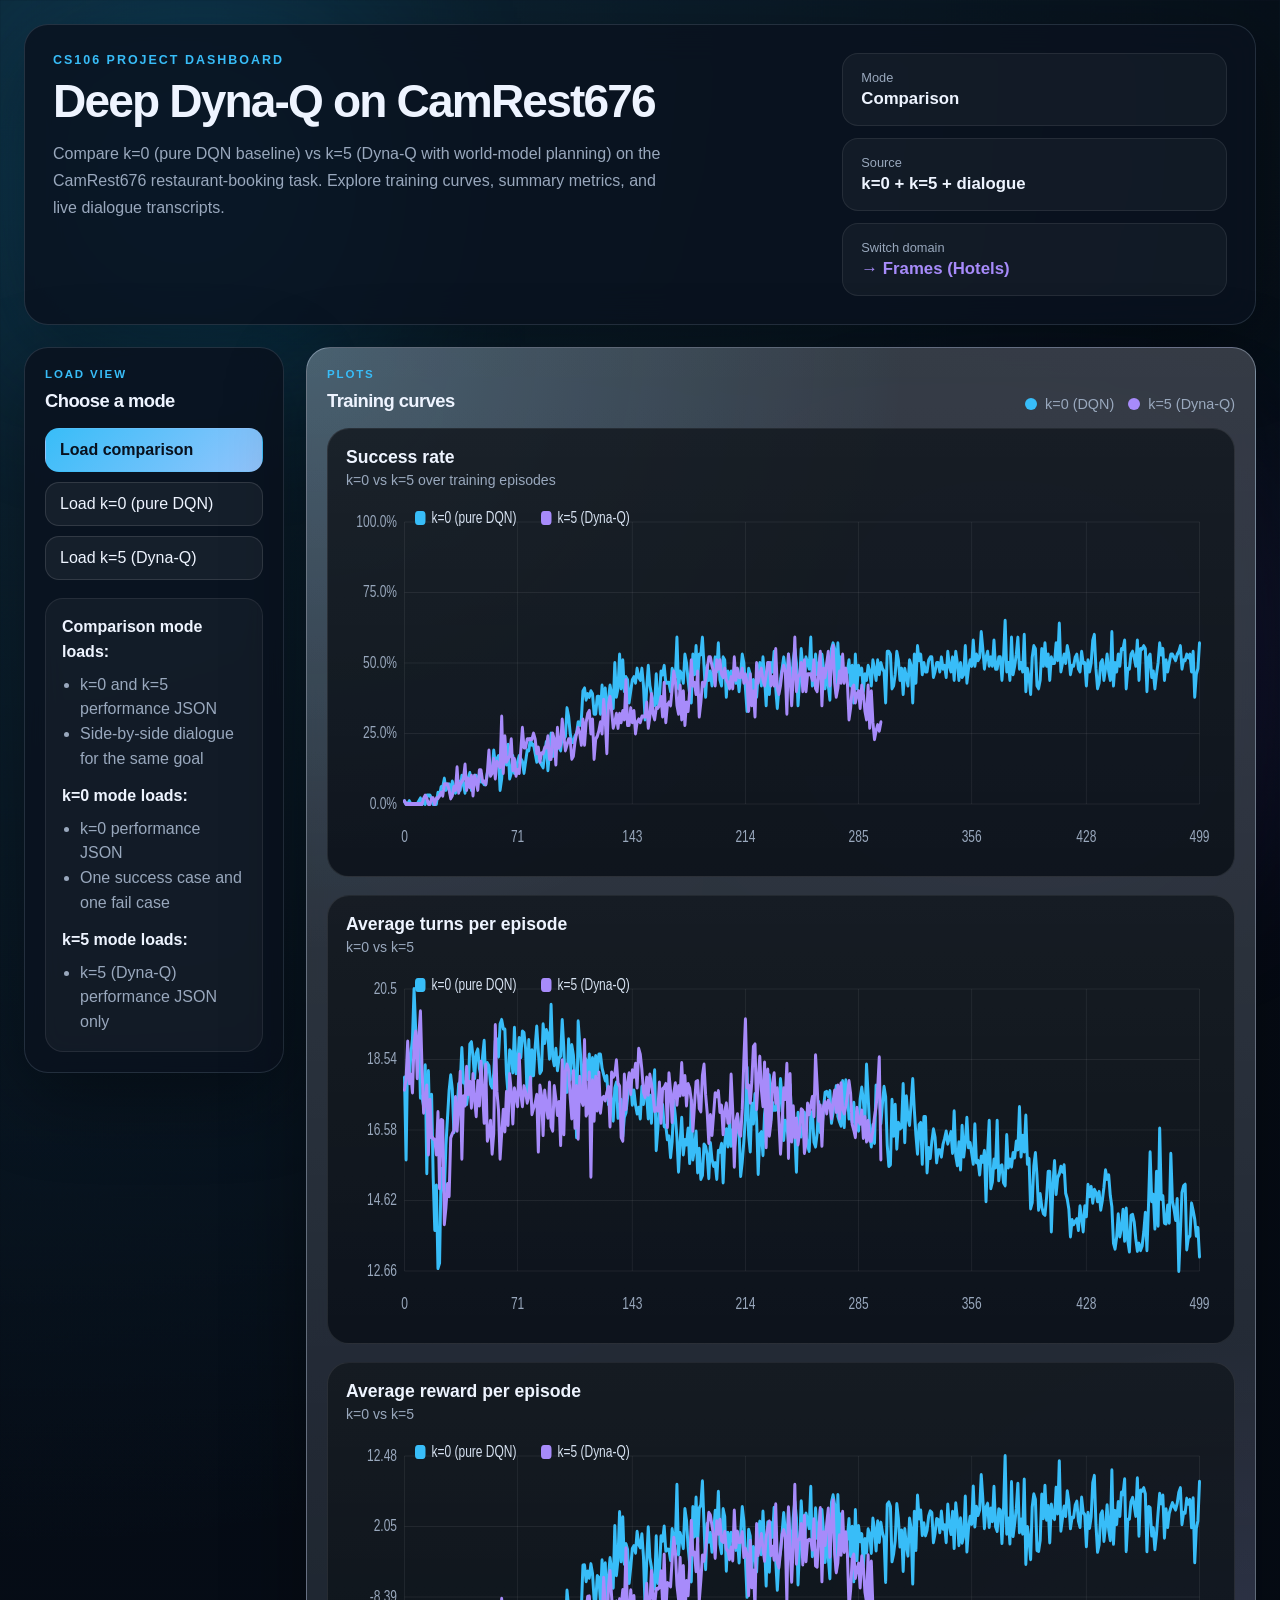
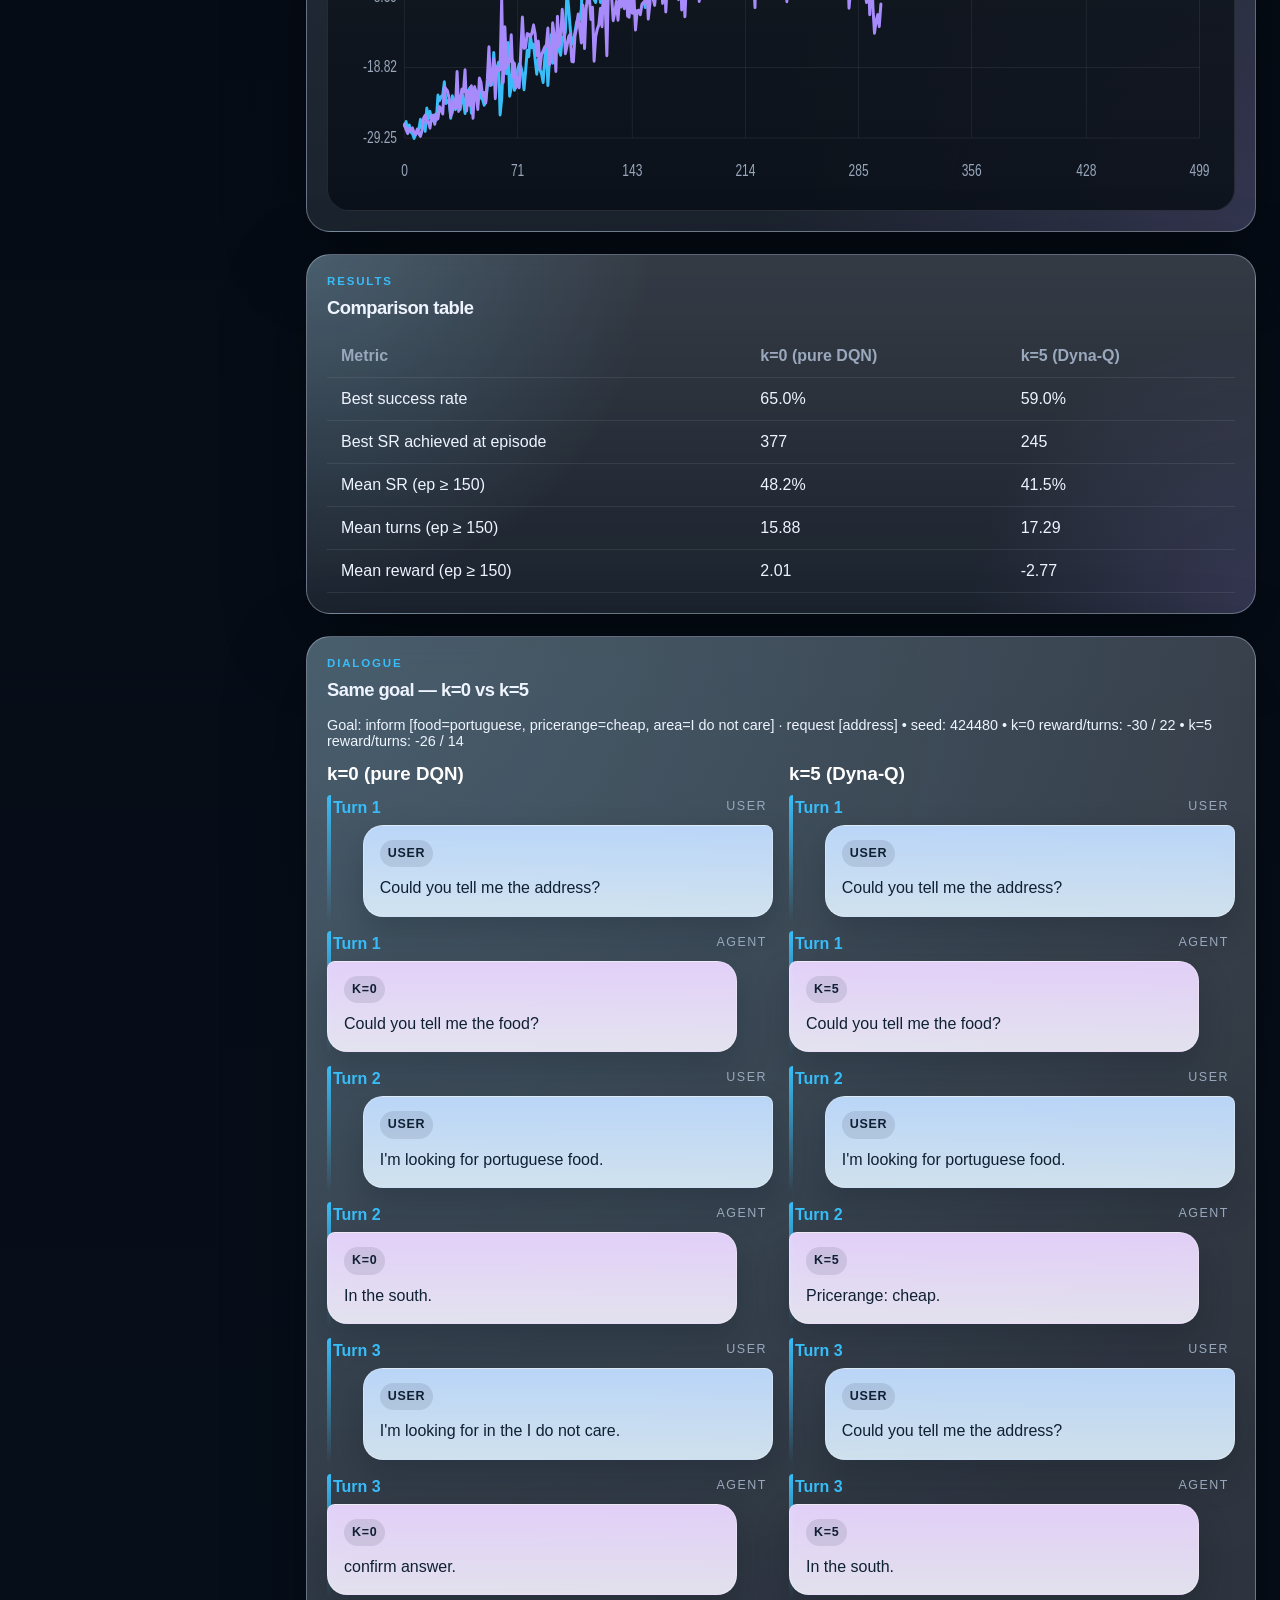
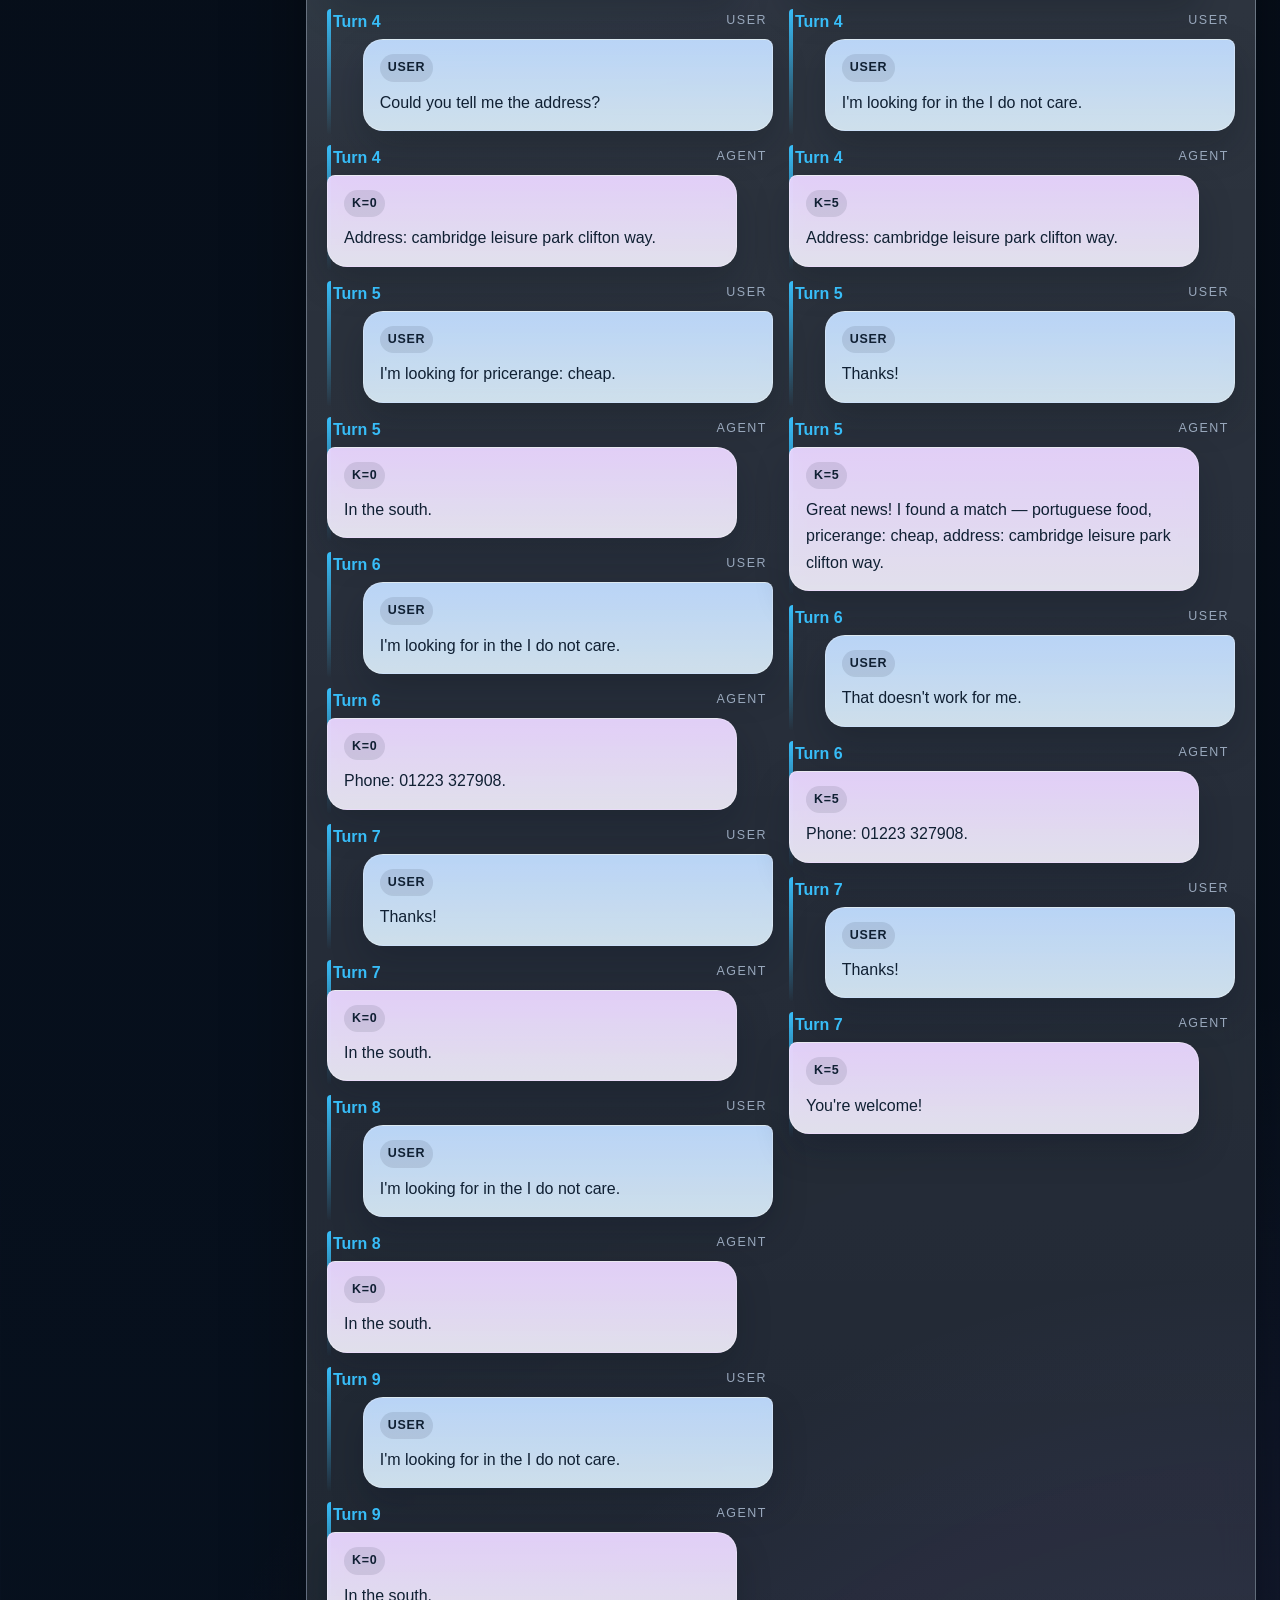
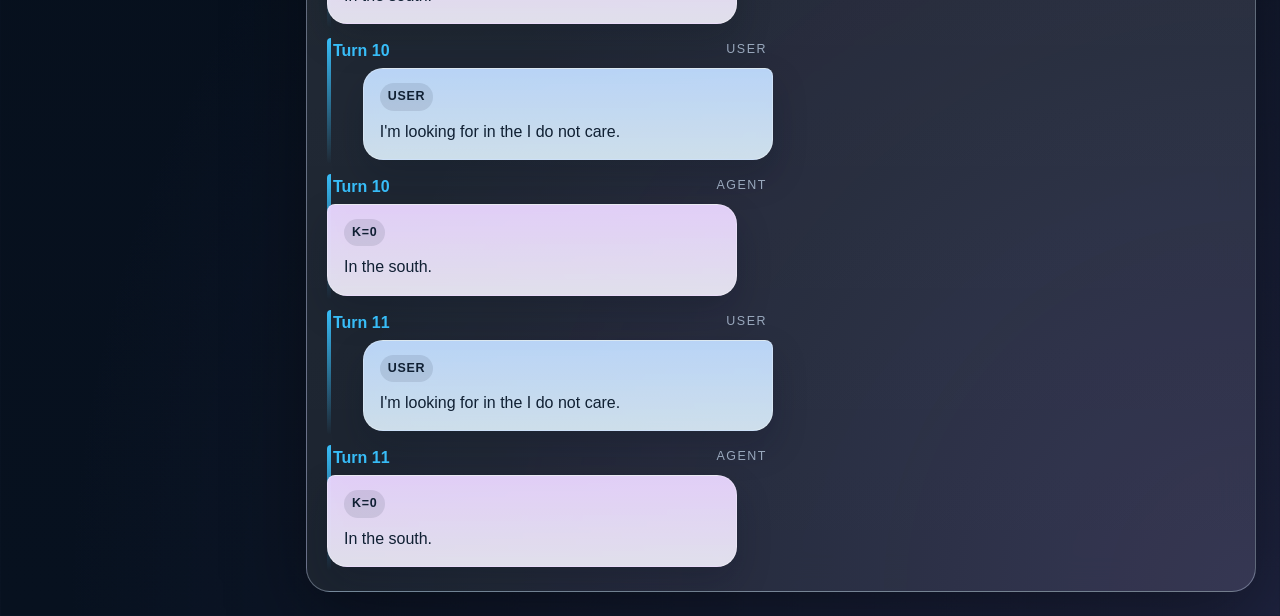
<file: web/index.html>
<!doctype html>
<html lang="en">
<head>
  <meta charset="utf-8" />
  <meta name="viewport" content="width=device-width, initial-scale=1" />
  <title>CS106 · Deep Dyna-Q on CamRest676</title>
  <link rel="stylesheet" href="./styles.css?v=1" />
</head>
<body>
  <div class="page-shell">
    <div class="ambient ambient-a"></div>
    <div class="ambient ambient-b"></div>

    <header class="hero panel">
      <div class="hero-copy">
        <p class="eyebrow">CS106 Project Dashboard</p>
        <h1>Deep Dyna-Q on CamRest676</h1>
        <p class="lede">
          Compare k=0 (pure DQN baseline) vs k=5 (Dyna-Q with world-model planning)
          on the CamRest676 restaurant-booking task. Explore training curves,
          summary metrics, and live dialogue transcripts.
        </p>
      </div>
      <div class="hero-status">
        <div class="status-card">
          <span class="status-label">Mode</span>
          <strong id="modeLabel">Comparison</strong>
        </div>
        <div class="status-card">
          <span class="status-label">Source</span>
          <strong id="sourceLabel">Ready</strong>
        </div>
        <a class="status-card" href="/web/frames.html" style="text-decoration:none;cursor:pointer;">
          <span class="status-label">Switch domain</span>
          <strong style="color:var(--accent-2)">→ Frames (Hotels)</strong>
        </a>
      </div>
    </header>

    <main class="layout">
      <aside class="panel sidebar">
        <div class="section-head">
          <div>
            <p class="eyebrow small">Load View</p>
            <h2>Choose a mode</h2>
          </div>
        </div>

        <div class="button-stack">
          <button class="mode-btn active" id="btnComparison" type="button">Load comparison</button>
          <button class="mode-btn" id="btnK0" type="button">Load k=0 (pure DQN)</button>
          <button class="mode-btn" id="btnK5" type="button">Load k=5 (Dyna-Q)</button>
        </div>

        <div class="note-box">
          <p>Comparison mode loads:</p>
          <ul>
            <li>k=0 and k=5 performance JSON</li>
            <li>Side-by-side dialogue for the same goal</li>
          </ul>
          <p style="margin-top:12px">k=0 mode loads:</p>
          <ul>
            <li>k=0 performance JSON</li>
            <li>One success case and one fail case</li>
          </ul>
          <p style="margin-top:12px">k=5 mode loads:</p>
          <ul>
            <li>k=5 (Dyna-Q) performance JSON only</li>
          </ul>
        </div>
      </aside>

      <section class="content">
        <section class="panel plots-panel">
          <div class="section-head">
            <div>
              <p class="eyebrow small">Plots</p>
              <h2>Training curves</h2>
            </div>
            <div class="legend">
              <span class="legend-item"><i class="swatch k0"></i>k=0 (DQN)</span>
              <span class="legend-item"><i class="swatch k5"></i>k=5 (Dyna-Q)</span>
            </div>
          </div>
          <div id="plotsRoot" class="plots-root"></div>
        </section>

        <section class="panel table-panel">
          <div class="section-head">
            <div>
              <p class="eyebrow small">Results</p>
              <h2 id="tableTitle">Comparison table</h2>
            </div>
          </div>
          <div class="table-wrap">
            <table id="resultsTable">
              <thead></thead>
              <tbody></tbody>
            </table>
          </div>
        </section>

        <section class="panel dialogue-panel" id="dialoguePanel">
          <div class="section-head">
            <div>
              <p class="eyebrow small">Dialogue</p>
              <h2 id="dialogueTitle">Sample conversation</h2>
            </div>
          </div>
          <div id="dialogueMeta" class="dialogue-meta"></div>
          <div class="dialogue-grid">
            <div class="dialogue-column" id="leftDialogueColumn">
              <h3 id="leftDialogueTitle">k=0 (DQN)</h3>
              <div id="k0Transcript" class="transcript"></div>
            </div>
            <div class="dialogue-column" id="rightDialogueColumn">
              <h3 id="rightDialogueTitle">k=5 (Dyna-Q)</h3>
              <div id="k5Transcript" class="transcript"></div>
            </div>
          </div>
        </section>
      </section>
    </main>
  </div>

  <template id="turnTemplate">
    <article class="turn-card">
      <div class="turn-head">
        <span class="turn-index"></span>
        <span class="turn-speaker"></span>
      </div>
      <div class="turn-body"></div>
    </article>
  </template>

  <script src="./app.js?v=1"></script>
</body>
</html>
</file>
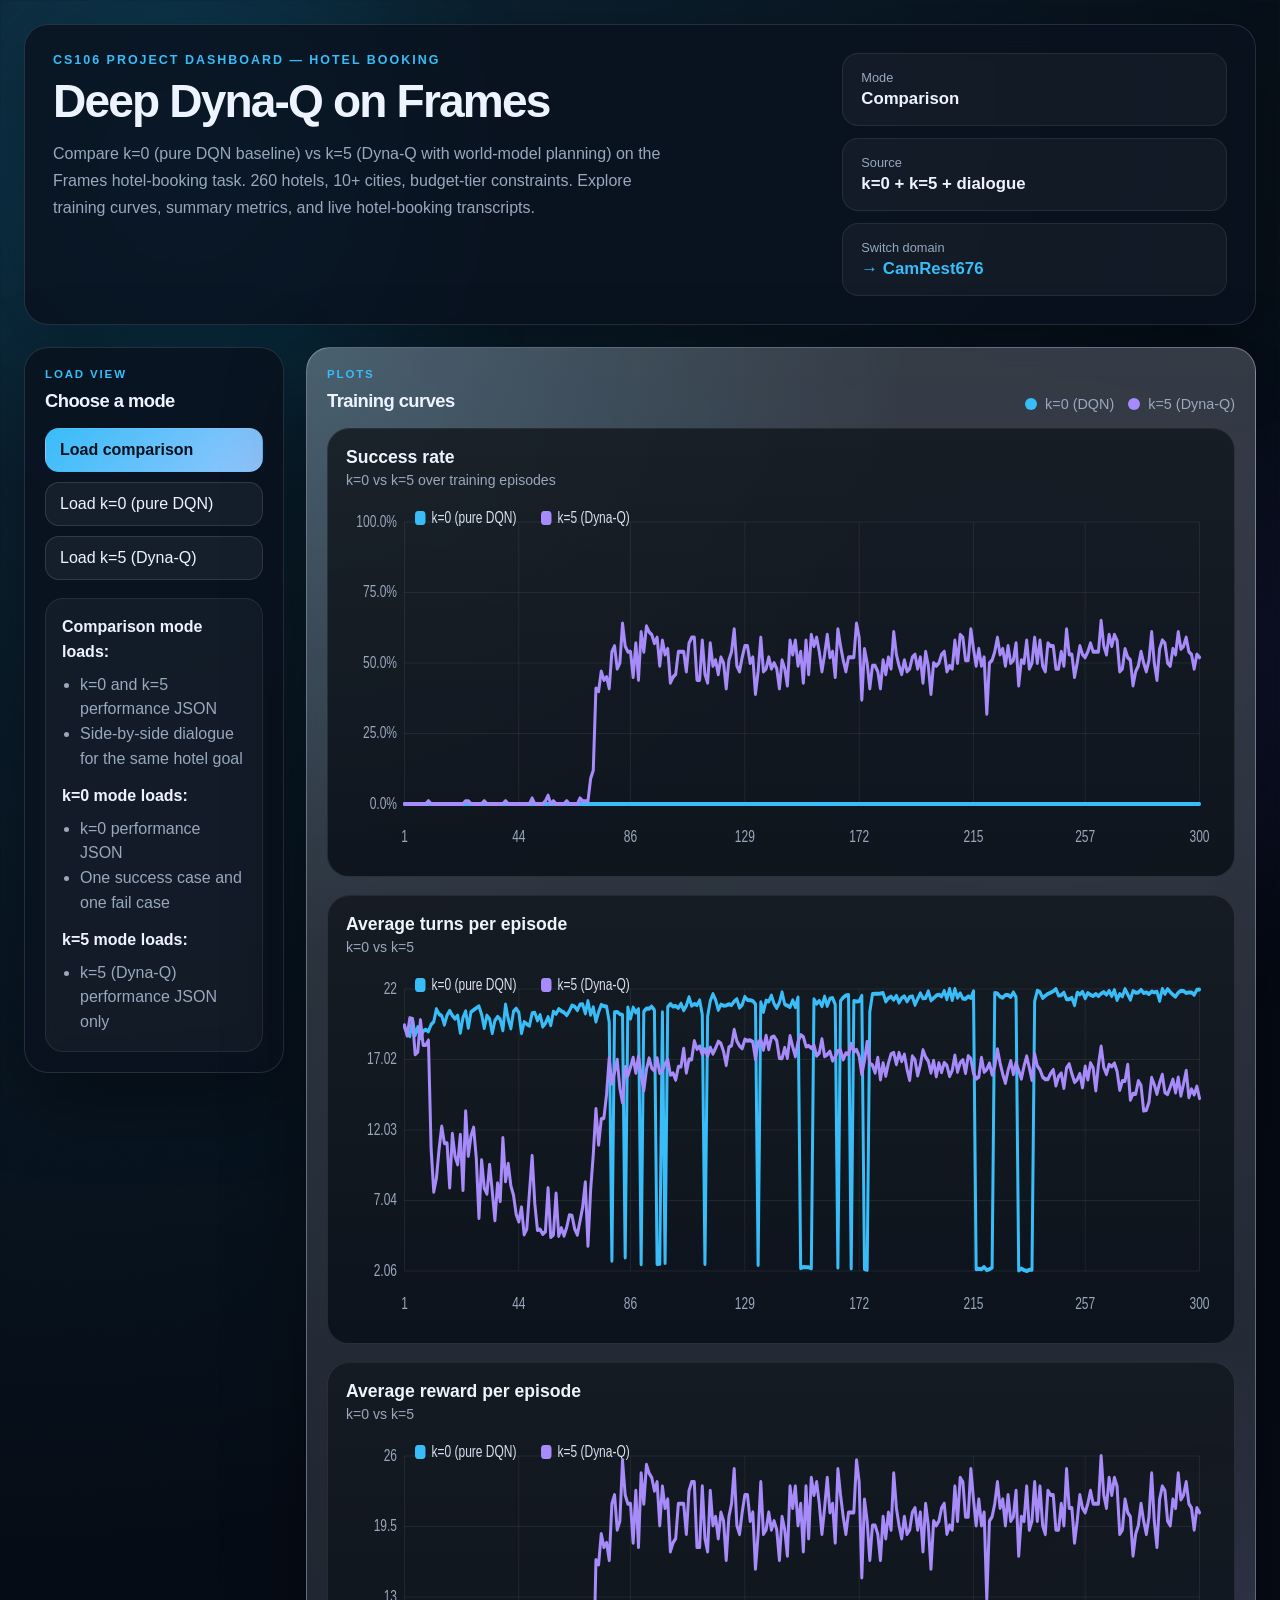
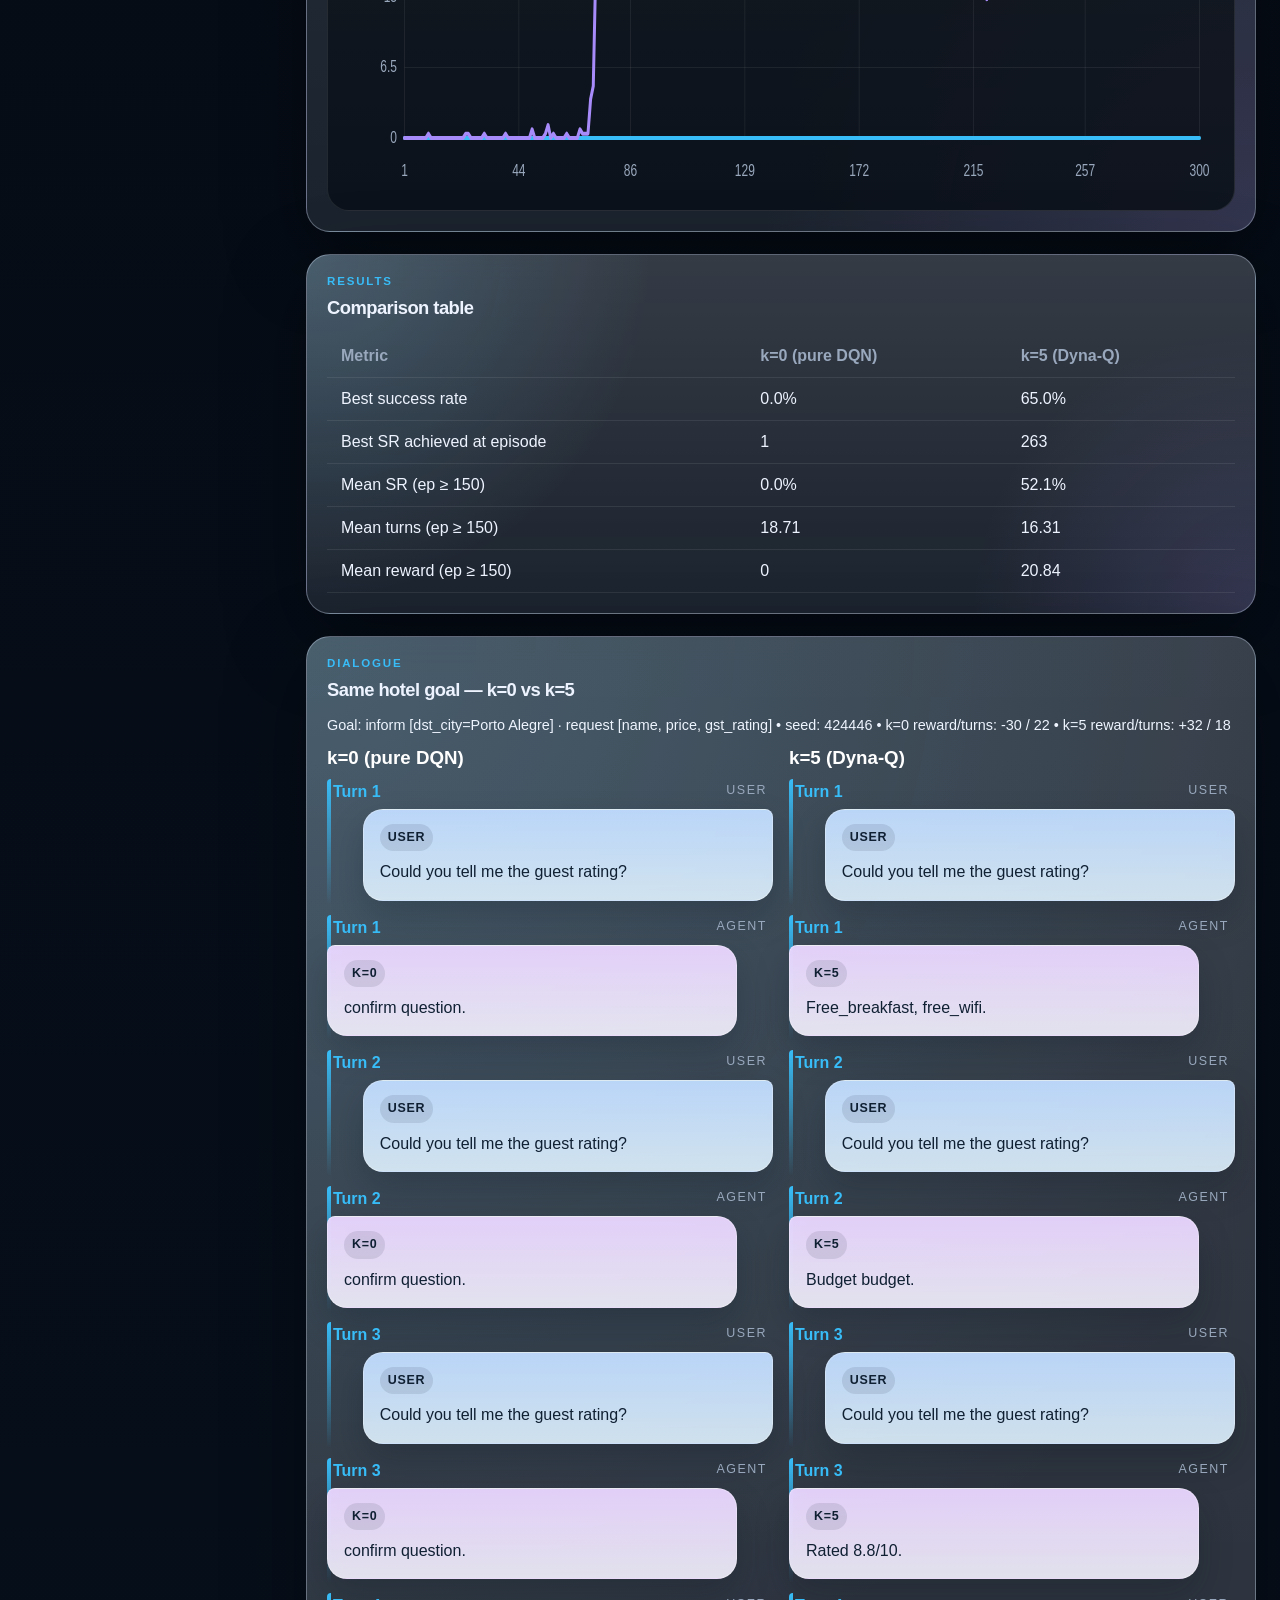
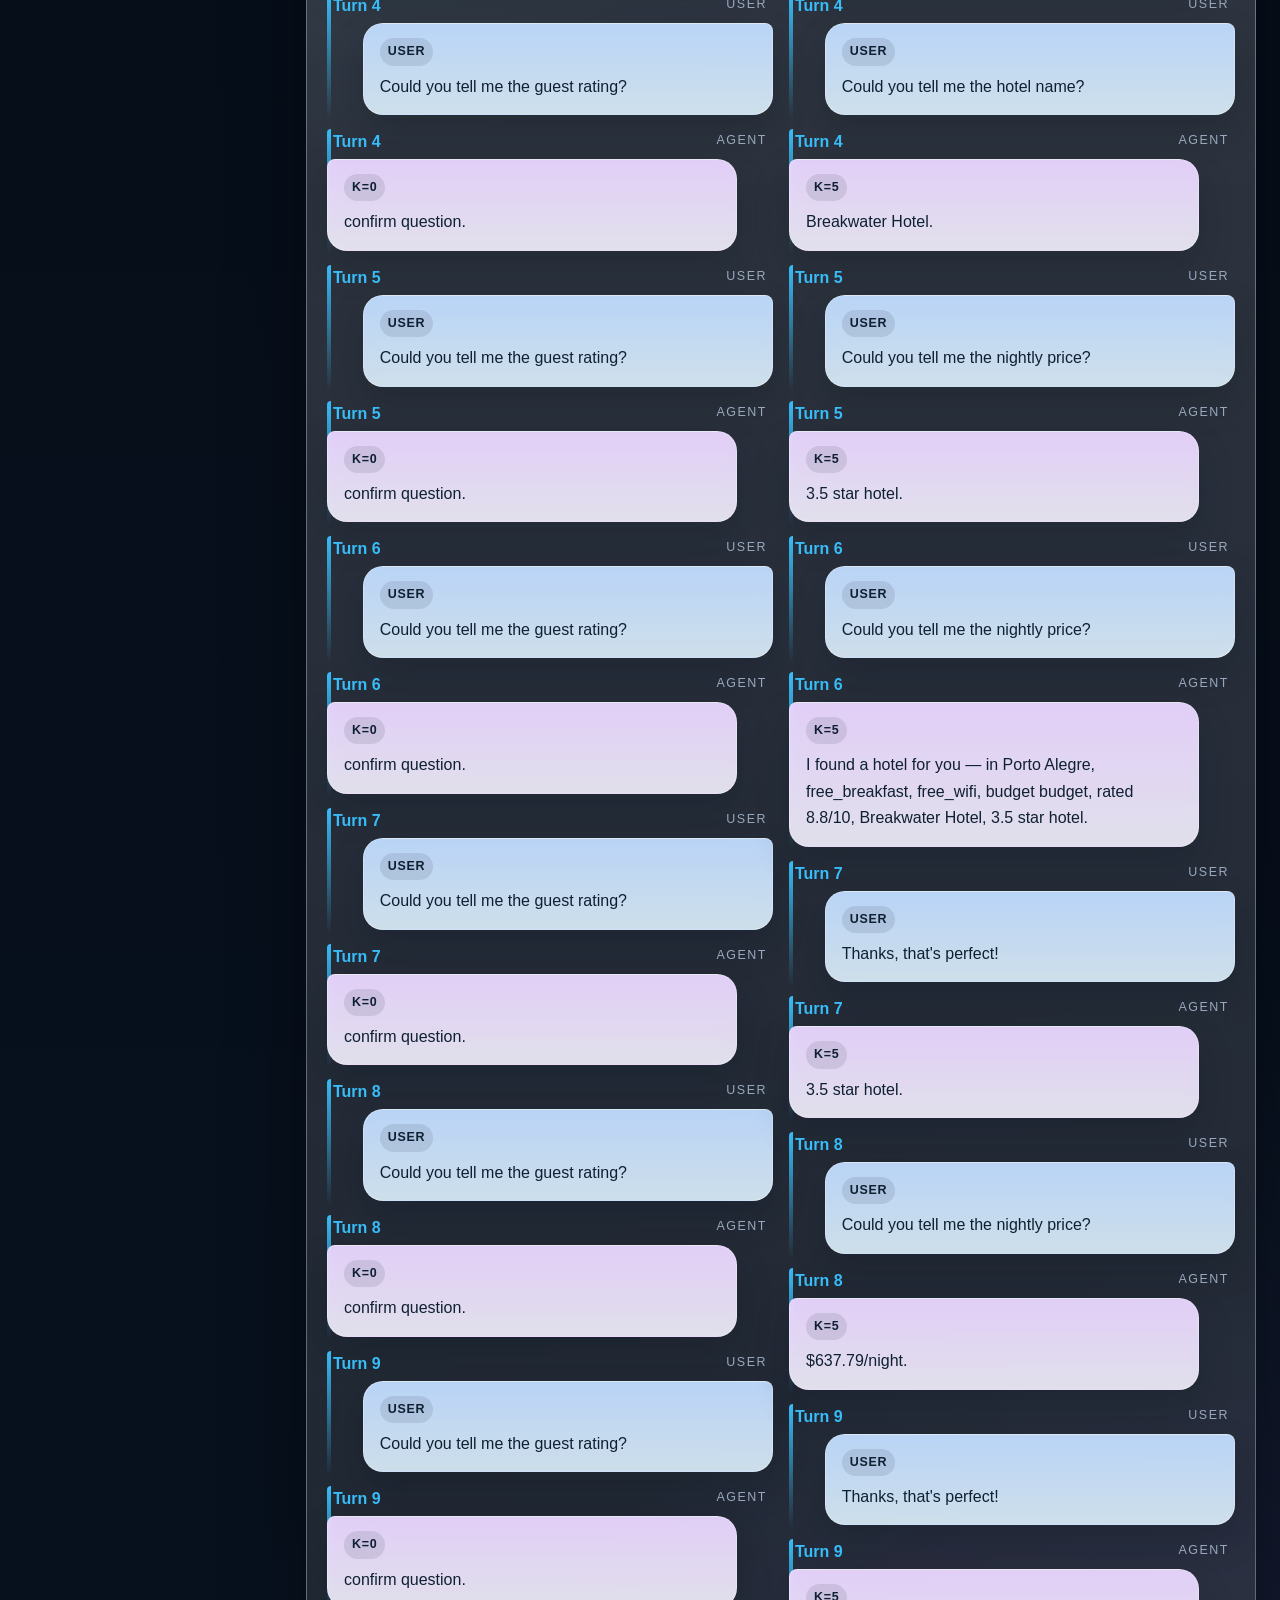
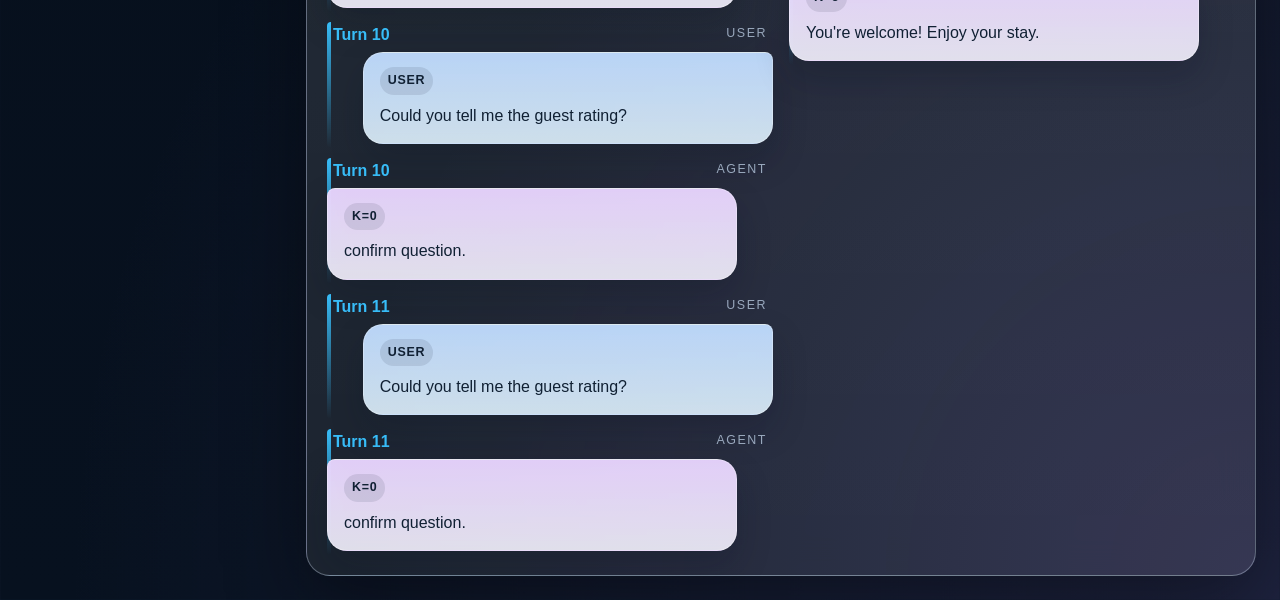
<file: web/frames.html>
<!doctype html>
<html lang="en">
<head>
  <meta charset="utf-8" />
  <meta name="viewport" content="width=device-width, initial-scale=1" />
  <title>CS106 · Deep Dyna-Q on Frames</title>
  <link rel="stylesheet" href="./styles.css?v=2" />
</head>
<body>
  <div class="page-shell">
    <div class="ambient ambient-a"></div>
    <div class="ambient ambient-b"></div>

    <header class="hero panel">
      <div class="hero-copy">
        <p class="eyebrow">CS106 Project Dashboard — Hotel Booking</p>
        <h1>Deep Dyna-Q on Frames</h1>
        <p class="lede">
          Compare k=0 (pure DQN baseline) vs k=5 (Dyna-Q with world-model planning)
          on the Frames hotel-booking task. 260 hotels, 10+ cities, budget-tier constraints.
          Explore training curves, summary metrics, and live hotel-booking transcripts.
        </p>
      </div>
      <div class="hero-status">
        <div class="status-card">
          <span class="status-label">Mode</span>
          <strong id="modeLabel">Comparison</strong>
        </div>
        <div class="status-card">
          <span class="status-label">Source</span>
          <strong id="sourceLabel">Ready</strong>
        </div>
        <a class="status-card" href="/web/index.html" style="text-decoration:none;cursor:pointer;">
          <span class="status-label">Switch domain</span>
          <strong style="color:var(--accent)">→ CamRest676</strong>
        </a>
      </div>
    </header>

    <main class="layout">
      <aside class="panel sidebar">
        <div class="section-head">
          <div>
            <p class="eyebrow small">Load View</p>
            <h2>Choose a mode</h2>
          </div>
        </div>

        <div class="button-stack">
          <button class="mode-btn active" id="btnComparison" type="button">Load comparison</button>
          <button class="mode-btn" id="btnK0" type="button">Load k=0 (pure DQN)</button>
          <button class="mode-btn" id="btnK5" type="button">Load k=5 (Dyna-Q)</button>
        </div>

        <div class="note-box">
          <p>Comparison mode loads:</p>
          <ul>
            <li>k=0 and k=5 performance JSON</li>
            <li>Side-by-side dialogue for the same hotel goal</li>
          </ul>
          <p style="margin-top:12px">k=0 mode loads:</p>
          <ul>
            <li>k=0 performance JSON</li>
            <li>One success case and one fail case</li>
          </ul>
          <p style="margin-top:12px">k=5 mode loads:</p>
          <ul>
            <li>k=5 (Dyna-Q) performance JSON only</li>
          </ul>
        </div>
      </aside>

      <section class="content">
        <section class="panel plots-panel">
          <div class="section-head">
            <div>
              <p class="eyebrow small">Plots</p>
              <h2>Training curves</h2>
            </div>
            <div class="legend">
              <span class="legend-item"><i class="swatch k0"></i>k=0 (DQN)</span>
              <span class="legend-item"><i class="swatch k5"></i>k=5 (Dyna-Q)</span>
            </div>
          </div>
          <div id="plotsRoot" class="plots-root"></div>
        </section>

        <section class="panel table-panel">
          <div class="section-head">
            <div>
              <p class="eyebrow small">Results</p>
              <h2 id="tableTitle">Comparison table</h2>
            </div>
          </div>
          <div class="table-wrap">
            <table id="resultsTable">
              <thead></thead>
              <tbody></tbody>
            </table>
          </div>
        </section>

        <section class="panel dialogue-panel" id="dialoguePanel">
          <div class="section-head">
            <div>
              <p class="eyebrow small">Dialogue</p>
              <h2 id="dialogueTitle">Sample hotel-booking conversation</h2>
            </div>
          </div>
          <div id="dialogueMeta" class="dialogue-meta"></div>
          <div class="dialogue-grid">
            <div class="dialogue-column" id="leftDialogueColumn">
              <h3 id="leftDialogueTitle">k=0 (DQN)</h3>
              <div id="k0Transcript" class="transcript"></div>
            </div>
            <div class="dialogue-column" id="rightDialogueColumn">
              <h3 id="rightDialogueTitle">k=5 (Dyna-Q)</h3>
              <div id="k5Transcript" class="transcript"></div>
            </div>
          </div>
        </section>
      </section>
    </main>
  </div>

  <template id="turnTemplate">
    <article class="turn-card">
      <div class="turn-head">
        <span class="turn-index"></span>
        <span class="turn-speaker"></span>
      </div>
      <div class="turn-body"></div>
    </article>
  </template>

  <script src="./frames_app.js?v=2"></script>
</body>
</html>
</file>
<file: web/styles.css>
:root {
  --bg: #07111f;
  --panel: rgba(10, 18, 31, 0.86);
  --panel-border: rgba(173, 196, 224, 0.16);
  --text: #eef4ff;
  --muted: #99a8bd;
  --accent: #38bdf8;
  --accent-2: #a78bfa;
  --accent-3: #22c55e;
  --shadow: 0 24px 80px rgba(0, 0, 0, 0.38);
  --radius: 24px;
  --radius-sm: 16px;
}

* { box-sizing: border-box; }

html, body {
  margin: 0;
  min-height: 100%;
  color: var(--text);
  background:
    radial-gradient(circle at top left, rgba(56, 189, 248, 0.18), transparent 28%),
    radial-gradient(circle at bottom right, rgba(167, 139, 250, 0.14), transparent 22%),
    linear-gradient(180deg, #050a12, var(--bg));
  font-family: "Segoe UI", "Trebuchet MS", sans-serif;
}

body { padding: 24px; }

.page-shell {
  position: relative;
  max-width: 1600px;
  margin: 0 auto;
}

.ambient {
  position: fixed; z-index: 0;
  filter: blur(90px); opacity: 0.22; pointer-events: none;
}
.ambient-a { inset: 2% auto auto 2%; width: 340px; height: 340px; background: #0ea5e9; }
.ambient-b { inset: auto 4% 4% auto; width: 380px; height: 380px; background: #7c3aed; }

.panel {
  position: relative; z-index: 1;
  background: var(--panel);
  border: 1px solid var(--panel-border);
  border-radius: var(--radius);
  box-shadow: var(--shadow);
  backdrop-filter: blur(18px);
}

.hero {
  display: grid;
  grid-template-columns: minmax(0, 1.6fr) minmax(280px, 0.8fr);
  gap: 20px; padding: 28px; margin-bottom: 22px;
}

.eyebrow {
  margin: 0 0 10px;
  color: var(--accent);
  letter-spacing: 0.16em;
  text-transform: uppercase;
  font-size: 0.78rem; font-weight: 700;
}
.eyebrow.small { font-size: 0.72rem; }

.hero h1 {
  margin: 0;
  font-size: clamp(1.8rem, 3.6vw, 3.4rem);
  line-height: 1.06; letter-spacing: -0.04em;
}

.lede {
  max-width: 70ch; margin: 14px 0 0;
  color: var(--muted); font-size: 1rem; line-height: 1.7;
}

.hero-status { display: grid; gap: 12px; align-content: start; }

.status-card {
  padding: 16px 18px; border-radius: var(--radius-sm);
  background: rgba(255,255,255,0.04);
  border: 1px solid rgba(255,255,255,0.08);
}
.status-label { display: block; color: var(--muted); font-size: 0.8rem; margin-bottom: 4px; }
.status-card strong { font-size: 1.05rem; }

.layout {
  display: grid;
  grid-template-columns: 260px minmax(0, 1fr);
  gap: 22px; align-items: start;
}

.sidebar, .content > .panel { animation: rise 420ms ease-out both; }

.sidebar { padding: 20px; position: sticky; top: 18px; }

.section-head {
  display: flex; align-items: end;
  justify-content: space-between;
  gap: 16px; margin-bottom: 16px;
}
.section-head h2 { margin: 0; font-size: 1.15rem; letter-spacing: -0.03em; }

.button-stack { display: grid; gap: 10px; }

.mode-btn {
  width: 100%;
  border: 1px solid rgba(255,255,255,0.12);
  background: rgba(255,255,255,0.05);
  color: var(--text);
  border-radius: 14px; padding: 12px 14px;
  font: inherit; text-align: left; cursor: pointer;
  transition: transform 160ms ease, border-color 160ms ease, background 160ms ease;
}
.mode-btn:hover {
  transform: translateY(-1px);
  border-color: rgba(56,189,248,0.5);
  background: rgba(255,255,255,0.08);
}
.mode-btn.active {
  color: #08111e;
  background: linear-gradient(135deg, var(--accent), #93c5fd);
  border-color: transparent; font-weight: 700;
}

.note-box {
  margin-top: 18px; padding: 16px; border-radius: 18px;
  background: rgba(255,255,255,0.04);
  border: 1px solid rgba(255,255,255,0.08);
  color: var(--muted); line-height: 1.55;
}
.note-box p { margin: 0 0 8px; color: var(--text); font-weight: 700; }
.note-box ul { margin: 0; padding-left: 18px; }

.content { display: grid; gap: 22px; }

.plots-panel, .table-panel, .dialogue-panel {
  padding: 20px;
  background:
    linear-gradient(180deg, rgba(255,255,255,0.18), rgba(255,255,255,0.08)),
    radial-gradient(circle at top left, rgba(125,211,252,0.22), transparent 34%),
    radial-gradient(circle at bottom right, rgba(167,139,250,0.16), transparent 28%),
    var(--panel);
  border-color: rgba(219,234,254,0.34);
}

.legend { display: flex; gap: 14px; flex-wrap: wrap; }
.legend-item {
  display: inline-flex; align-items: center; gap: 8px;
  color: var(--muted); font-size: 0.9rem;
}
.swatch { width: 12px; height: 12px; border-radius: 999px; display: inline-block; }
.swatch.k0 { background: var(--accent); }
.swatch.k5 { background: var(--accent-2); }

.plots-root { display: grid; gap: 18px; }

.plot-card {
  padding: 18px; border-radius: 22px;
  background:
    linear-gradient(180deg, rgba(255,255,255,0.05), rgba(255,255,255,0.02)),
    rgba(4,10,18,0.84);
  border: 1px solid rgba(255,255,255,0.09);
  overflow: hidden;
}
.plot-head { display: flex; justify-content: space-between; gap: 12px; margin-bottom: 10px; }
.plot-title { margin: 0; font-size: 1.1rem; }
.plot-subtitle { margin: 4px 0 0; color: var(--muted); font-size: 0.88rem; }
.plot-svg { display: block; width: 100%; height: 360px; }

.table-wrap { overflow: auto; }
table { width: 100%; border-collapse: collapse; }
th, td { padding: 12px 14px; text-align: left; border-bottom: 1px solid rgba(255,255,255,0.08); }
th { color: var(--muted); font-weight: 600; }

.dialogue-meta { margin-bottom: 14px; color: #eef5ff; font-size: 0.9rem; }

.dialogue-grid {
  display: grid;
  grid-template-columns: repeat(2, minmax(0, 1fr));
  gap: 16px; align-items: start;
}
.dialogue-column h3 { margin: 0 0 10px; color: #ffffff; }
.dialogue-column.success h3 { color: var(--accent-3); }
.dialogue-column.fail h3 { color: #f87171; }

.transcript { display: grid; gap: 10px; }

.turn-card { position: relative; padding: 4px 0; }

.turn-card::before {
  content: "";
  position: absolute; left: 0; top: 0; bottom: 0; width: 4px;
  border-radius: 18px 0 0 18px;
  background: linear-gradient(180deg, var(--accent), transparent);
}

.turn-head {
  display: flex; justify-content: space-between;
  gap: 12px; padding: 0 6px 8px;
}
.turn-index { color: var(--accent); font-weight: 700; }
.turn-speaker { color: var(--muted); text-transform: uppercase; font-size: 0.78rem; letter-spacing: 0.12em; }
.turn-body { line-height: 1.55; }

.bubble {
  position: relative; max-width: 92%; padding: 14px 16px;
  border-radius: 20px;
  border: 1px solid rgba(255,255,255,0.28);
  box-shadow: 0 16px 34px rgba(7,16,30,0.22);
  backdrop-filter: blur(8px);
}
.user-bubble {
  margin-left: auto; border-top-right-radius: 8px;
  background: linear-gradient(180deg, rgba(191,219,254,0.96), rgba(224,242,254,0.90));
}
.agent-bubble {
  margin-right: auto; border-top-left-radius: 8px;
  background: linear-gradient(180deg, rgba(233,213,255,0.96), rgba(245,243,255,0.90));
}
.bubble-text { line-height: 1.65; white-space: normal; color: #102033; }
.bubble-tag {
  display: inline-block; margin-bottom: 8px; padding: 4px 8px;
  border-radius: 999px; background: rgba(15,23,42,0.10);
  color: #102033; font-size: 0.78rem; font-weight: 700;
  letter-spacing: 0.06em; text-transform: uppercase;
}

.empty-state {
  color: var(--muted); padding: 40px 0; text-align: center; font-size: 0.95rem;
}

.hidden { display: none !important; }

@keyframes rise {
  from { opacity: 0; transform: translateY(10px); }
  to   { opacity: 1; transform: translateY(0); }
}

@media (max-width: 1180px) {
  .hero, .layout, .dialogue-grid { grid-template-columns: 1fr; }
  .sidebar { position: static; }
}
@media (max-width: 720px) {
  body { padding: 14px; }
  .hero, .plots-panel, .table-panel, .dialogue-panel, .sidebar { padding: 16px; }
  .bubble { max-width: 100%; }
}
</file>
